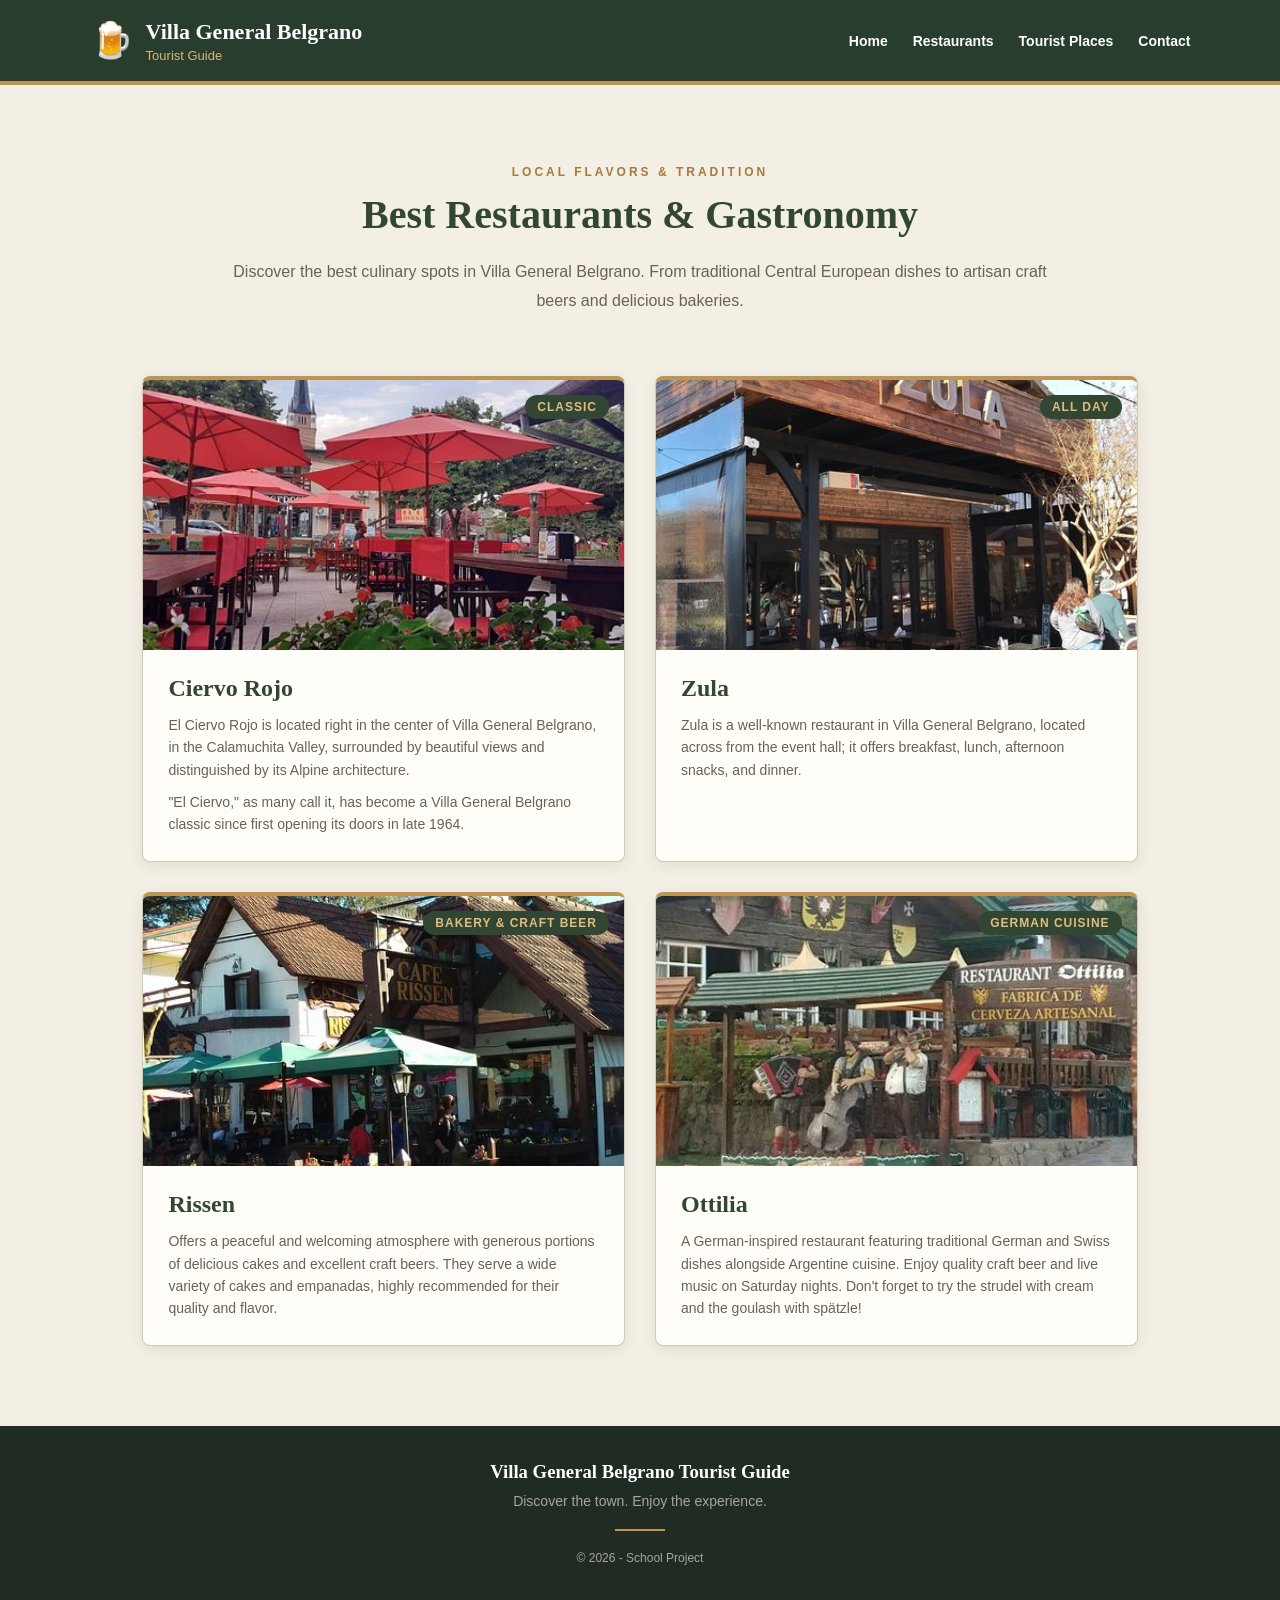
<file: restaurants.html>
<!DOCTYPE html>
<html lang="en">

<head>
    <meta charset="UTF-8">
    <meta name="viewport" content="width=device-width, initial-scale=1.0">
    <title>Restaurants & Gastronomy | Villa General Belgrano</title>
    <link rel="stylesheet" href="style.css">
</head>

<body>

    <!-- Header / Navbar -->
    <header class="header">
        <div class="logo">
            <span class="logo-icon">🍺</span>
            <div>
                <h1>Villa General Belgrano</h1>
                <p>Tourist Guide</p>
            </div>
        </div>

        <nav class="menu">
            <a href="index.html#home">Home</a>
            <a href="restaurants.html">Restaurants</a>
            <a href="index.html#places">Tourist Places</a>
            <a href="index.html#contact">Contact</a>
        </nav>
    </header>

    <!-- Main Content -->
    <main>
        
        <!-- Hero Header for Restaurants Page -->
        <section class="welcome" style="padding-bottom: 30px;">
            <p class="small-title">LOCAL FLAVORS & TRADITION</p>
            <h2>Best Restaurants & Gastronomy</h2>
            <p>
                Discover the best culinary spots in Villa General Belgrano. 
                From traditional Central European dishes to artisan craft beers and delicious bakeries.
            </p>
        </section>

        <!-- Restaurant Grid -->
        <section class="restaurants-section">
            <div class="restaurant-grid">

                <!-- Restaurant Card 1 -->
                <article class="restaurant-card-full">
                    <div class="restaurant-img-wrapper">
                        <!-- SOLO REEMPLAZA EL SRC DE LA IMAGEN SI LO NECESITAS -->
                        <img src="img/patio-cervecero.jpg" alt="Ciervo Rojo Restaurant">
                        <span class="badge">Classic</span>
                    </div>
                    <div class="restaurant-content">
                        <h3>Ciervo Rojo</h3>
                        <p>
                            El Ciervo Rojo is located right in the center of Villa General Belgrano, in the Calamuchita Valley, 
                            surrounded by beautiful views and distinguished by its Alpine architecture.
                        </p>
                        <p>
                            "El Ciervo," as many call it, has become a Villa General Belgrano classic since first opening 
                            its doors in late 1964.
                        </p>
                    </div>
                </article>

                <!-- Restaurant Card 2 -->
                <article class="restaurant-card-full">
                    <div class="restaurant-img-wrapper">
                        <!-- SOLO REEMPLAZA EL SRC DE LA IMAGEN SI LO NECESITAS -->
                        <img src="img/zulita.jpeg" alt="Zula Restaurant">
                        <span class="badge">All Day</span>
                    </div>
                    <div class="restaurant-content">
                        <h3>Zula</h3>
                        <p>
                            Zula is a well-known restaurant in Villa General Belgrano, located across from the event hall; 
                            it offers breakfast, lunch, afternoon snacks, and dinner.
                        </p>
                    </div>
                </article>

                <!-- Restaurant Card 3 -->
                <article class="restaurant-card-full">
                    <div class="restaurant-img-wrapper">
                        <!-- SOLO REEMPLAZA EL SRC DE LA IMAGEN SI LO NECESITAS -->
                        <img src="img/risssen.jpg" alt="Rissen Restaurant">
                        <span class="badge">Bakery & Craft Beer</span>
                    </div>
                    <div class="restaurant-content">
                        <h3>Rissen</h3>
                        <p>
                            Offers a peaceful and welcoming atmosphere with generous portions of delicious cakes and 
                            excellent craft beers. They serve a wide variety of cakes and empanadas, highly recommended 
                            for their quality and flavor.
                        </p>
                    </div>
                </article>

                <!-- Restaurant Card 4 -->
                <article class="restaurant-card-full">
                    <div class="restaurant-img-wrapper">
                        <!-- SOLO REEMPLAZA EL SRC DE LA IMAGEN SI LO NECESITAS -->
                        <img src="img/images (1).jpeg" alt="Ottilia Restaurant">
                        <span class="badge">German Cuisine</span>
                    </div>
                    <div class="restaurant-content">
                        <h3>Ottilia</h3>
                        <p>
                            A German-inspired restaurant featuring traditional German and Swiss dishes alongside Argentine cuisine. 
                            Enjoy quality craft beer and live music on Saturday nights. Don't forget to try the strudel with cream 
                            and the goulash with spätzle!
                        </p>
                    </div>
                </article>

            </div>
        </section>

    </main>

    <!-- Footer -->
    <footer>
        <h3>Villa General Belgrano Tourist Guide</h3>
        <p>Discover the town. Enjoy the experience.</p>
        <div class="footer-line"></div>
        <p class="copyright">© 2026 - School Project</p>
    </footer>

</body>

</html>
</file>
<file: style.css>
/* ================= GENERAL ================= */

* {
    margin: 0;
    padding: 0;
    box-sizing: border-box;
}

html {
    scroll-behavior: smooth;
}

body {
    font-family: Arial, Helvetica, sans-serif;

    background-color: #f4efe5;

    color: #3c342b;
}


/* ================= HEADER ================= */

.header {
    height: 85px;

    background-color: #283d2e;

    color: white;

    display: flex;

    align-items: center;

    justify-content: space-between;

    padding: 0 7%;

    border-bottom: 4px solid #bd9656;

    position: sticky;

    top: 0;

    z-index: 1000;
}


/* LOGO */

.logo {
    display: flex;

    align-items: center;

    gap: 12px;
}

.logo-icon {
    font-size: 35px;
}

.logo h1 {
    font-family: Georgia, serif;

    font-size: 22px;
}

.logo p {
    color: #d9b778;

    font-size: 13px;

    margin-top: 3px;
}


/* MENU */

.menu {
    display: flex;

    gap: 25px;
}

.menu a {
    color: white;

    text-decoration: none;

    font-size: 14px;

    font-weight: bold;

    transition: 0.3s;
}

.menu a:hover {
    color: #d9b778;
}


/* ================= HERO ================= */

.hero {
    width: 100%;

    height: 650px;

    background-color: #222;

    overflow: hidden;
}

.carousel {
    width: 100%;

    height: 100%;

    position: relative;
}


/* SLIDES */

.slide {
    position: absolute;

    width: 100%;

    height: 100%;

    opacity: 0;

    transition: opacity 0.8s ease;

    pointer-events: none;
}

.slide.active {
    opacity: 1;

    pointer-events: auto;
}

.slide img {
    width: 100%;

    height: 100%;

    object-fit: cover;
}


/* DARK OVERLAY */

.slide::after {
    content: "";

    position: absolute;

    inset: 0;

    background: linear-gradient(
        90deg,
        rgba(25, 35, 27, 0.75),
        rgba(25, 35, 27, 0.20)
    );
}


/* TEXT */

.slide-text {
    position: absolute;

    z-index: 2;

    left: 10%;

    top: 50%;

    transform: translateY(-50%);

    color: white;

    max-width: 650px;
}

.slide-text p {
    color: #e0bd7c;

    letter-spacing: 4px;

    font-size: 13px;

    font-weight: bold;

    margin-bottom: 15px;
}

.slide-text h2 {
    font-family: Georgia, serif;

    font-size: 60px;

    line-height: 1.05;

    margin-bottom: 20px;
}

.slide-text h2 span {
    color: #dfbb77;
}

.slide-text h3 {
    font-weight: normal;

    font-size: 18px;

    line-height: 1.6;
}


/* ARROWS */

.arrow {
    position: absolute;

    z-index: 5;

    top: 50%;

    transform: translateY(-50%);

    width: 45px;

    height: 45px;

    border-radius: 50%;

    border: 1px solid rgba(255,255,255,0.5);

    background-color: rgba(0,0,0,0.25);

    color: white;

    font-size: 20px;

    cursor: pointer;

    transition: 0.3s;
}

.arrow:hover {
    background-color: #bd9656;
}

.previous {
    left: 30px;
}

.next {
    right: 30px;
}


/* DOTS */

.dots {
    position: absolute;

    z-index: 5;

    bottom: 25px;

    left: 50%;

    transform: translateX(-50%);

    display: flex;

    gap: 9px;
}

.dot {
    width: 11px;

    height: 11px;

    border-radius: 50%;

    border: 2px solid white;

    background: transparent;

    cursor: pointer;
}

.dot.active-dot {
    background: white;
}


/* ================= WELCOME ================= */

.welcome {
    max-width: 900px;

    margin: auto;

    text-align: center;

    padding: 80px 25px;
}

.small-title {
    color: #a8793c;

    font-size: 12px;

    letter-spacing: 3px;

    font-weight: bold;

    margin-bottom: 12px;
}

.welcome h2 {
    font-family: Georgia, serif;

    font-size: 40px;

    margin-bottom: 20px;

    color: #314633;
}

.welcome p:not(.small-title) {
    color: #6b6155;

    line-height: 1.8;

    font-size: 16px;

    margin-bottom: 10px;
}


/* ================= THREE BUTTONS ================= */

.quick-menu {
    background-color: #e6ddce;

    padding: 70px 8%;

    text-align: center;
}

.quick-menu h2 {
    font-family: Georgia, serif;

    font-size: 34px;

    color: #314633;

    margin-bottom: 35px;
}

.main-buttons {
    display: grid;

    grid-template-columns: repeat(3, 1fr);

    gap: 25px;

    max-width: 1050px;

    margin: auto;
}


/* BUTTON */

.big-button {
    background-color: #fffdf8;

    padding: 30px 20px;

    border: 1px solid #d4c8b5;

    border-radius: 5px;

    text-decoration: none;

    color: #3c342b;

    display: flex;

    flex-direction: column;

    align-items: center;

    transition: 0.3s;

    box-shadow: 0 4px 12px rgba(0,0,0,0.06);
}

.big-button:hover {
    transform: translateY(-6px);

    background-color: #314633;

    color: white;

    border-color: #314633;
}

.big-button span {
    font-size: 40px;

    margin-bottom: 12px;
}

.big-button strong {
    font-family: Georgia, serif;

    font-size: 22px;

    margin-bottom: 7px;
}

.big-button small {
    color: #817568;

    font-size: 13px;
}

.big-button:hover small {
    color: #d8d0c4;
}


/* ================= RESTAURANTS ================= */

.restaurants {
    padding: 80px 8%;

    background-color: #f8f4ec;
}

.section-heading {
    text-align: center;

    max-width: 650px;

    margin: 0 auto 45px;
}

.section-heading h2 {
    font-family: Georgia, serif;

    font-size: 42px;

    color: #314633;

    margin-bottom: 12px;
}

.section-heading p:not(.small-title) {
    color: #74695c;

    line-height: 1.7;
}


/* RESTAURANT CARDS */

.restaurant-list {
    max-width: 1000px;

    margin: auto;

    display: grid;

    grid-template-columns: repeat(3, 1fr);

    gap: 22px;
}

.restaurant-card {
    background-color: white;

    padding: 30px 25px;

    border-top: 4px solid #bd9656;

    box-shadow: 0 4px 15px rgba(0,0,0,0.07);

    border-radius: 3px;
}

.restaurant-icon {
    font-size: 40px;

    margin-bottom: 15px;
}

.restaurant-card h3 {
    font-family: Georgia, serif;

    font-size: 22px;

    margin-bottom: 12px;
}

.restaurant-card p {
    color: #71675b;

    line-height: 1.6;

    font-size: 14px;
}


/* ================= TOURIST PLACES ================= */

.places {
    padding: 80px 8%;

    background-color: #e8e0d2;
}

.place-grid {
    max-width: 1050px;

    margin: auto;

    display: grid;

    grid-template-columns: repeat(2, 1fr);

    gap: 20px;
}

.place-card {
    background-color: #fffdf8;

    padding: 30px;

    min-height: 190px;

    border-left: 5px solid #314633;

    position: relative;

    transition: 0.3s;
}

.place-card:hover {
    transform: translateX(5px);

    box-shadow: 0 5px 15px rgba(0,0,0,0.08);
}

.place-number {
    color: #bd9656;

    font-family: Georgia, serif;

    font-size: 15px;

    font-weight: bold;

    margin-bottom: 12px;
}

.place-card h3 {
    font-family: Georgia, serif;

    font-size: 24px;

    margin-bottom: 10px;
}

.place-card p {
    color: #71675b;

    line-height: 1.6;

    font-size: 14px;
}


/* ================= TRADITIONS ================= */

.traditions {
    background-color: #314633;

    color: white;

    padding: 80px 8%;

    text-align: center;
}

.traditions-content {
    max-width: 800px;

    margin: auto;
}

.traditions .small-title {
    color: #d9b778;
}

.traditions h2 {
    font-family: Georgia, serif;

    font-size: 40px;

    margin-bottom: 20px;
}

.traditions-content > p:not(.small-title) {
    color: #d3d0c8;

    line-height: 1.8;
}

.tradition-items {
    display: flex;

    justify-content: center;

    gap: 70px;

    margin-top: 40px;
}

.tradition-items span {
    font-size: 38px;
}

.tradition-items p {
    margin-top: 8px;

    font-size: 14px;
}


/* ================= CONTACT ================= */

.contact {
    padding: 80px 8%;

    background-color: #f8f4ec;
}

.contact-box {
    max-width: 800px;

    margin: auto;

    text-align: center;

    background-color: white;

    padding: 55px 30px;

    border: 1px solid #ded4c5;

    box-shadow: 0 5px 20px rgba(0,0,0,0.07);
}

.contact h2 {
    font-family: Georgia, serif;

    color: #314633;

    font-size: 42px;

    margin-bottom: 15px;
}

.contact-box > p:not(.small-title) {
    color: #71675b;

    margin-bottom: 25px;
}

.contact-data {
    margin-bottom: 30px;
}

.contact-data p {
    margin: 8px;

    color: #4f463c;
}

.contact-button {
    display: inline-block;

    background-color: #314633;

    color: white;

    padding: 13px 25px;

    text-decoration: none;

    border-radius: 3px;

    font-weight: bold;

    transition: 0.3s;
}

.contact-button:hover {
    background-color: #bd9656;
}


/* ================= FOOTER ================= */

footer {
    background-color: #202b23;

    color: white;

    text-align: center;

    padding: 35px 20px;
}

footer h3 {
    font-family: Georgia, serif;

    margin-bottom: 10px;
}

footer p {
    color: #aaa59d;

    font-size: 14px;
}

.footer-line {
    width: 50px;

    height: 2px;

    background-color: #bd9656;

    margin: 20px auto;
}

.copyright {
    font-size: 12px;
}


/* ================= RESPONSIVE ================= */

@media (max-width: 850px) {

    .header {
        height: auto;

        padding: 18px 5%;

        flex-direction: column;

        gap: 15px;
    }

    .menu {
        gap: 15px;

        flex-wrap: wrap;

        justify-content: center;
    }

    .hero {
        height: 550px;
    }

    .slide-text {
        left: 8%;

        right: 8%;
    }

    .slide-text h2 {
        font-size: 43px;
    }

    .main-buttons {
        grid-template-columns: 1fr;
    }

    .restaurant-list {
        grid-template-columns: 1fr;
    }

    .place-grid {
        grid-template-columns: 1fr;
    }

    .tradition-items {
        gap: 30px;

        flex-wrap: wrap;
    }
}


@media (max-width: 500px) {

    .logo h1 {
        font-size: 18px;
    }

    .menu a {
        font-size: 12px;
    }

    .hero {
        height: 500px;
    }

    .slide-text h2 {
        font-size: 36px;
    }

    .arrow {
        width: 38px;

        height: 38px;
    }

    .previous {
        left: 15px;
    }

    .next {
        right: 15px;
    }

}
.zula{ 
    width: 100%;
    padding: auto;
}
.card2{ 
    width: 50%;
}
/* ================= RESTAURANTS PAGE STYLES ================= */

.restaurants-section {
    padding: 20px 8% 80px 8%;
    max-width: 1200px;
    margin: 0 auto;
}

.restaurant-grid {
    display: grid;
    grid-template-columns: repeat(auto-fit, minmax(320px, 1fr));
    gap: 30px;
}

.restaurant-card-full {
    background-color: #fffdf8;
    border-radius: 8px;
    overflow: hidden;
    box-shadow: 0 4px 15px rgba(0, 0, 0, 0.08);
    border: 1px solid #d4c8b5;
    border-top: 4px solid #bd9656;
    display: flex;
    flex-direction: column;
    transition: transform 0.3s ease, box-shadow 0.3s ease;
}

.restaurant-card-full:hover {
    transform: translateY(-5px);
    box-shadow: 0 8px 25px rgba(0, 0, 0, 0.12);
}

.restaurant-img-wrapper {
    position: relative;
    width: 100%;
    aspect-ratio: 16 / 9;
    overflow: hidden;
    background-color: #e6ddce;
}

.restaurant-img-wrapper img {
    width: 100%;
    height: 100%;
    object-fit: cover;
    transition: transform 0.5s ease;
}

.restaurant-card-full:hover .restaurant-img-wrapper img {
    transform: scale(1.05);
}

.restaurant-img-wrapper .badge {
    position: absolute;
    top: 15px;
    right: 15px;
    background-color: #314633;
    color: #e0bd7c;
    padding: 5px 12px;
    font-size: 12px;
    font-weight: bold;
    border-radius: 20px;
    letter-spacing: 1px;
    text-transform: uppercase;
}

.restaurant-content {
    padding: 25px;
    display: flex;
    flex-direction: column;
    flex-grow: 1;
}

.restaurant-content h3 {
    font-family: Georgia, serif;
    font-size: 24px;
    color: #314633;
    margin-bottom: 12px;
}

.restaurant-content p {
    color: #6b6155;
    line-height: 1.6;
    font-size: 14px;
    margin-bottom: 10px;
}

.restaurant-content p:last-child {
    margin-bottom: 0;
}
</file>
